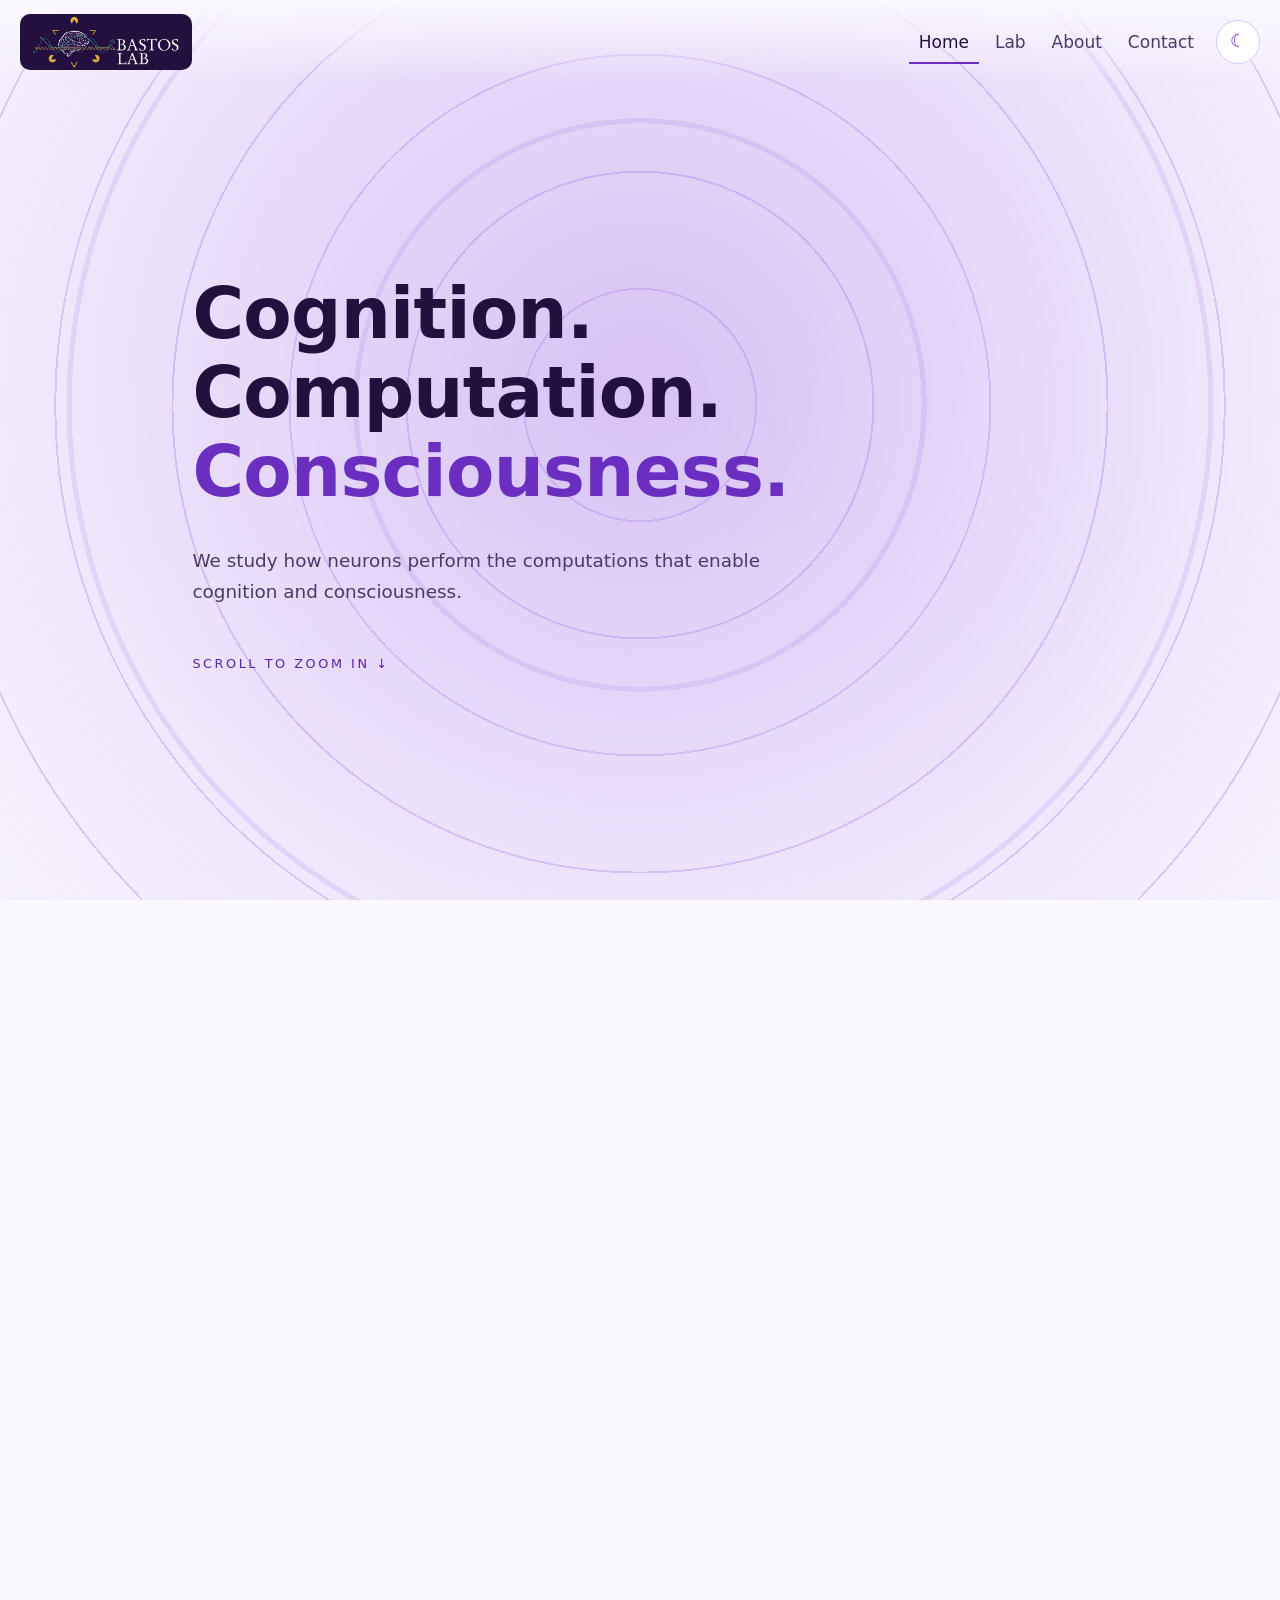
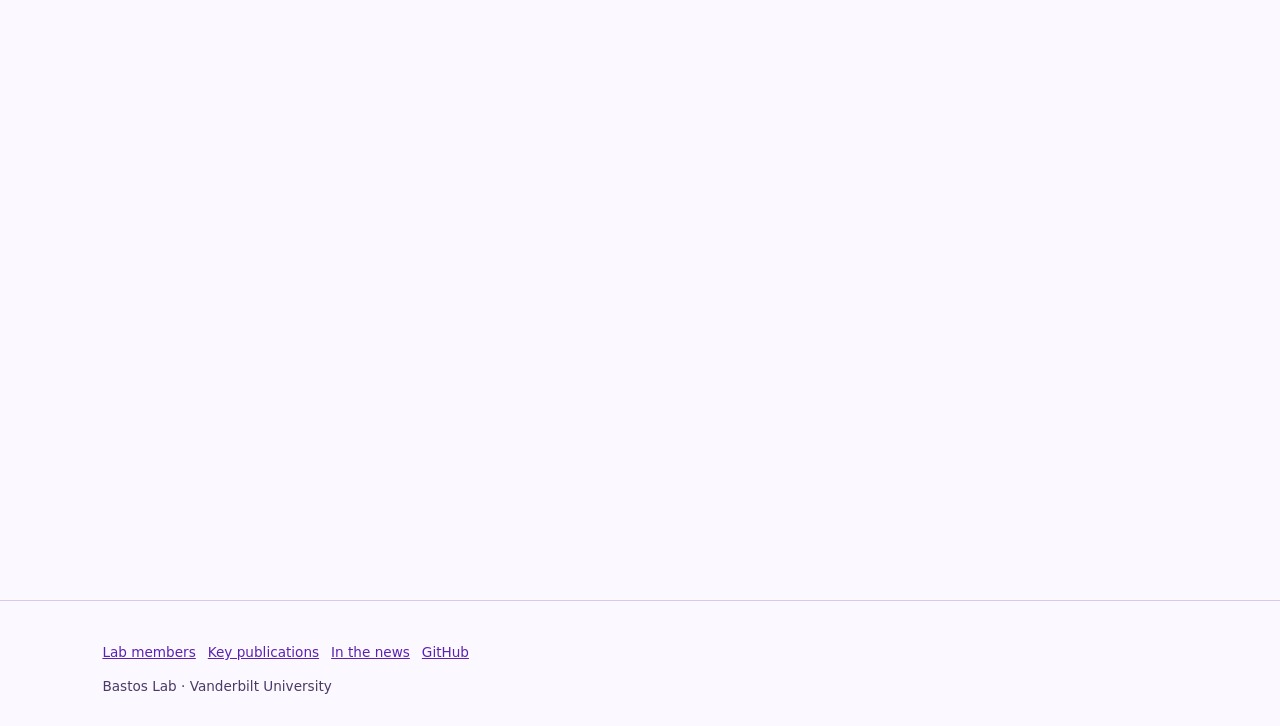
<file: index.html>
<!doctype html>
<html lang="en" data-theme="dark"><head><meta charset="utf-8"><meta name="viewport" content="width=device-width,initial-scale=1">
<title>Home · Bastos Lab</title><link rel="icon" type="image/png" href="assets/favicon.png"><link rel="stylesheet" href="assets/style.css">
<script>document.documentElement.classList.add("js");try{var t=localStorage.getItem("theme")||(matchMedia("(prefers-color-scheme: light)").matches?"light":"dark");document.documentElement.dataset.theme=t}catch(e){}</script></head>
<body><div class="bg"></div>
<header><a class="brand" href="./"><img src="assets/logo.png" alt="Bastos Lab"></a>
<nav><a href="./" aria-current="page">Home</a><a href="lab/">Lab</a><a href="about/">About</a><a href="contact/">Contact</a><button id="theme" type="button"></button></nav></header>
<main class="zoom" style="--n:6"><div class="stage">
<section class="panel"><h1>Cognition.<br>Computation.<br><span class="gold">Consciousness.</span></h1><p class="lead">We study how neurons perform the computations that enable cognition and consciousness.</p><div class="hint">Scroll to zoom in ↓</div></section>
<section class="panel"><h2><span class="gold">Attention</span></h2><p class="lead">Focusing on the stimuli that matter.</p></section>
<section class="panel"><h2><span class="gold">Prediction</span></h2><p class="lead">Filtering the expected, noticing the unexpected.</p></section>
<section class="panel"><h2><span class="gold">Working memory</span></h2><p class="lead">Holding information in mind to control thought and action.</p></section>
<section class="panel"><h2>Tools from the <span class="gold">lab</span></h2><p class="lead">Open-source software and project sites.</p><a class="btn" href="lab/">Browse the lab →</a></section>
<section class="panel"><h2>Join <span class="gold">us</span></h2><p class="lead">We are recruiting PhD students, postdocs, research assistants and undergraduates.</p><a class="btn" href="contact/">Get in touch →</a></section>
</div></main>
<footer><a href="https://www.bastoslabvu.com/lab-members">Lab members</a><a href="https://www.bastoslabvu.com/key-publications">Key publications</a><a href="https://www.bastoslabvu.com/in-the-news">In the news</a><a href="https://github.com/bastoslab">GitHub</a><br>Bastos Lab · Vanderbilt University</footer>
<script src="assets/site.js"></script>
</body></html>
</file>
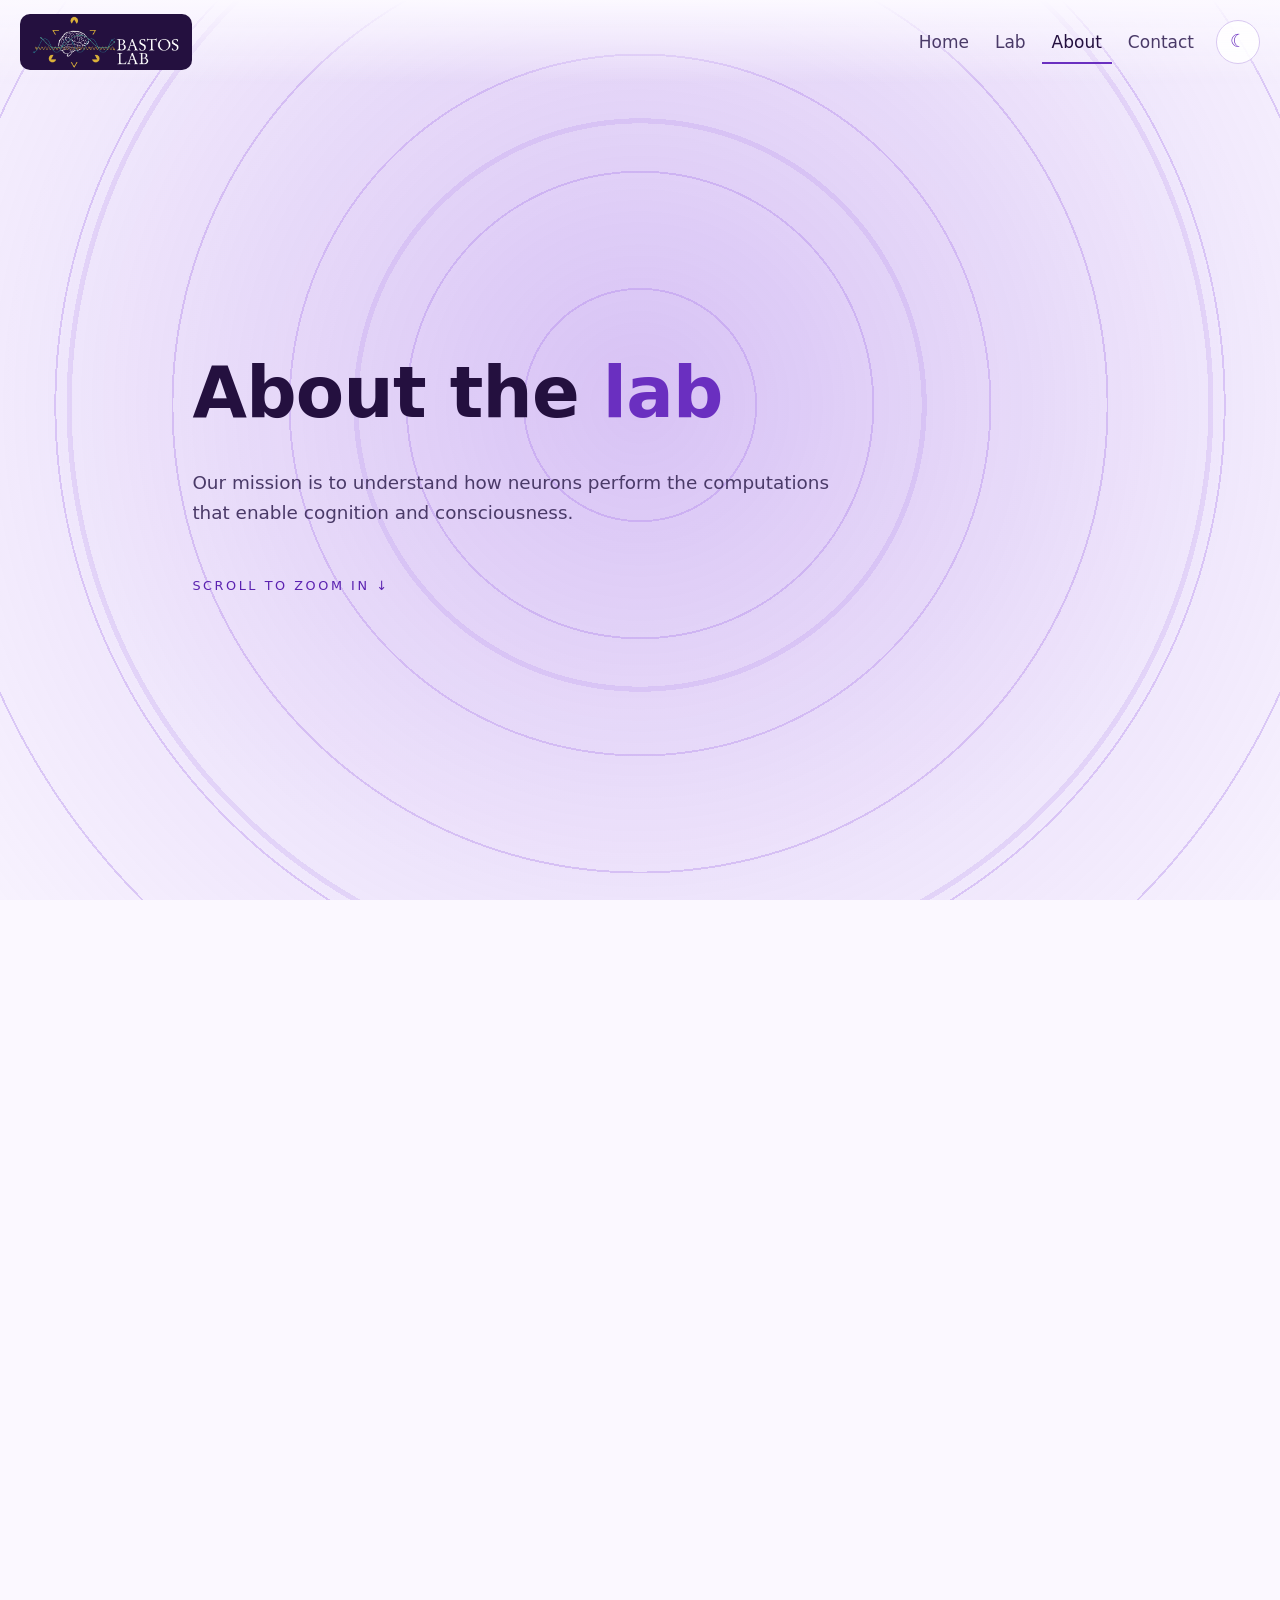
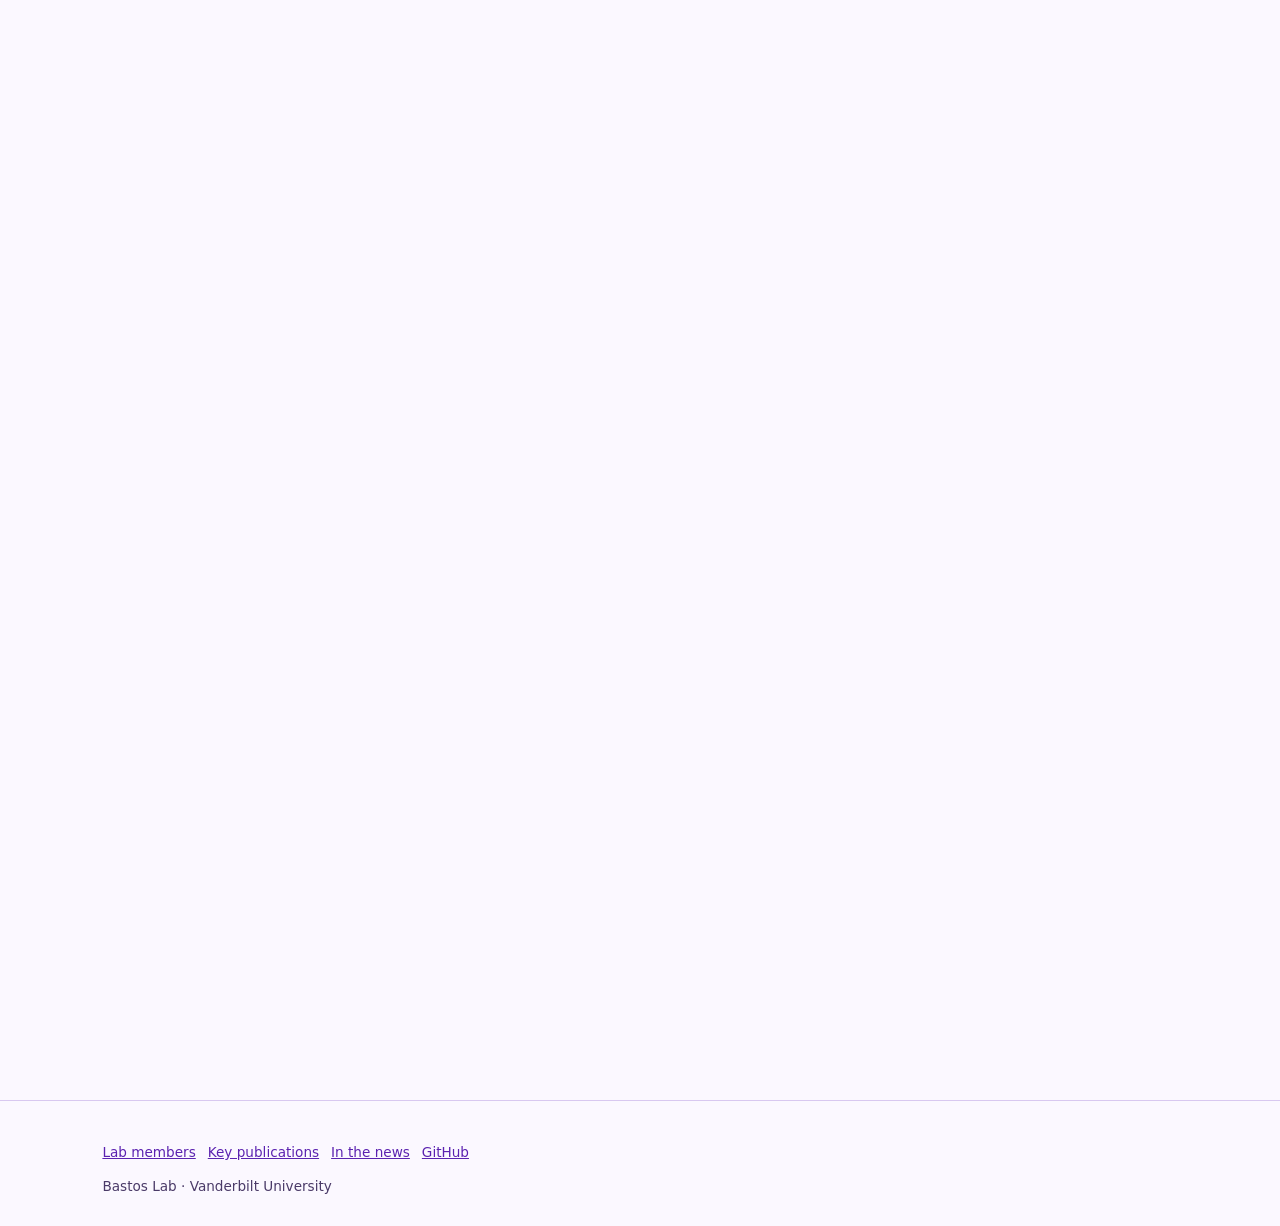
<file: about/index.html>
<!doctype html>
<html lang="en" data-theme="dark"><head><meta charset="utf-8"><meta name="viewport" content="width=device-width,initial-scale=1">
<title>About · Bastos Lab</title><link rel="icon" type="image/png" href="../assets/favicon.png"><link rel="stylesheet" href="../assets/style.css">
<script>document.documentElement.classList.add("js");try{var t=localStorage.getItem("theme")||(matchMedia("(prefers-color-scheme: light)").matches?"light":"dark");document.documentElement.dataset.theme=t}catch(e){}</script></head>
<body><div class="bg"></div>
<header><a class="brand" href="../"><img src="../assets/logo.png" alt="Bastos Lab"></a>
<nav><a href="../">Home</a><a href="../lab/">Lab</a><a href="../about/" aria-current="page">About</a><a href="../contact/">Contact</a><button id="theme" type="button"></button></nav></header>
<main class="zoom" style="--n:3"><div class="stage">
<section class="panel"><h1>About the <span class="gold">lab</span></h1><p class="lead">Our mission is to understand how neurons perform the computations that enable cognition and consciousness.</p><div class="hint">Scroll to zoom in ↓</div></section>
<section class="panel"><h2>Research <span class="gold">areas</span></h2><div class="cols"><div class="box"><h3>Attention</h3><p>Focusing on important stimuli.</p></div><div class="box"><h3>Prediction</h3><p>Filtering the expected, noticing the unexpected.</p></div><div class="box"><h3>Working memory</h3><p>Holding information in mind to control thought and action.</p></div></div><a class="btn" href="https://www.bastoslabvu.com/research-areas">More on research →</a></section>
<section class="panel"><h2>Join the <span class="gold">team</span></h2><p class="lead">PhD students, postdocs, research assistants and undergraduates are welcome to get in touch.</p><a class="btn" href="../contact/">Contact →</a></section>
</div></main>
<footer><a href="https://www.bastoslabvu.com/lab-members">Lab members</a><a href="https://www.bastoslabvu.com/key-publications">Key publications</a><a href="https://www.bastoslabvu.com/in-the-news">In the news</a><a href="https://github.com/bastoslab">GitHub</a><br>Bastos Lab · Vanderbilt University</footer>
<script src="../assets/site.js"></script>
</body></html>
</file>
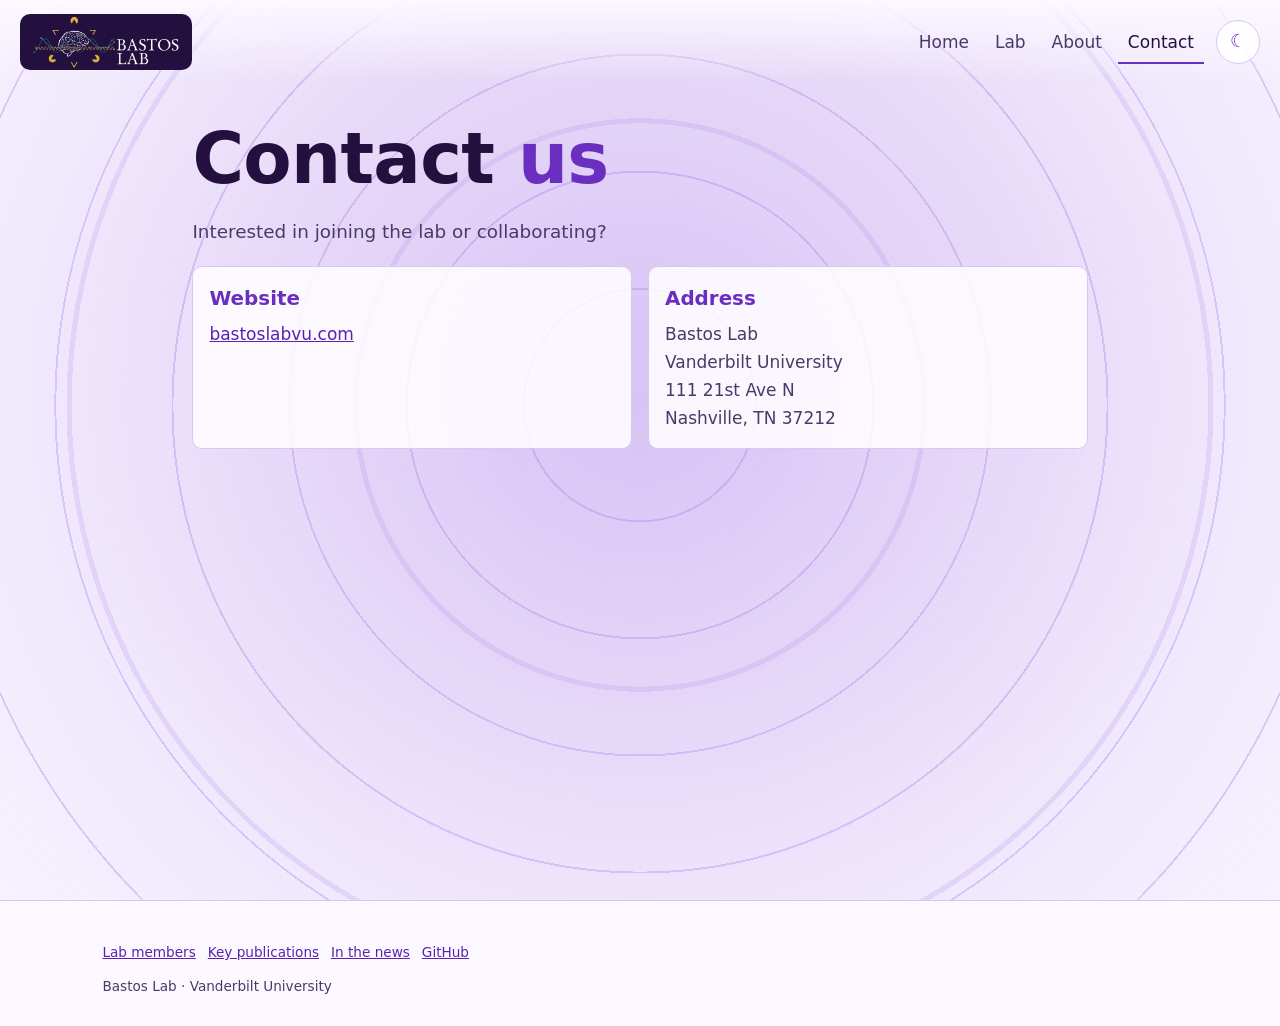
<file: contact/index.html>
<!doctype html>
<html lang="en" data-theme="dark"><head><meta charset="utf-8"><meta name="viewport" content="width=device-width,initial-scale=1">
<title>Contact · Bastos Lab</title><link rel="icon" type="image/png" href="../assets/favicon.png"><link rel="stylesheet" href="../assets/style.css">
<script>document.documentElement.classList.add("js");try{var t=localStorage.getItem("theme")||(matchMedia("(prefers-color-scheme: light)").matches?"light":"dark");document.documentElement.dataset.theme=t}catch(e){}</script></head>
<body><div class="bg"></div>
<header><a class="brand" href="../"><img src="../assets/logo.png" alt="Bastos Lab"></a>
<nav><a href="../">Home</a><a href="../lab/">Lab</a><a href="../about/">About</a><a href="../contact/" aria-current="page">Contact</a><button id="theme" type="button"></button></nav></header>
<main class="page"><h1>Contact <span class="gold">us</span></h1><p class="lead">Interested in joining the lab or collaborating?</p>
<div class="cols"><div class="box"><h2>Website</h2><p><a href="https://www.bastoslabvu.com/">bastoslabvu.com</a></p></div><div class="box"><h2>Address</h2><p>Bastos Lab<br>Vanderbilt University<br>111 21st Ave N<br>Nashville, TN 37212</p></div></div></main>
<footer><a href="https://www.bastoslabvu.com/lab-members">Lab members</a><a href="https://www.bastoslabvu.com/key-publications">Key publications</a><a href="https://www.bastoslabvu.com/in-the-news">In the news</a><a href="https://github.com/bastoslab">GitHub</a><br>Bastos Lab · Vanderbilt University</footer>
<script src="../assets/site.js"></script>
</body></html>
</file>
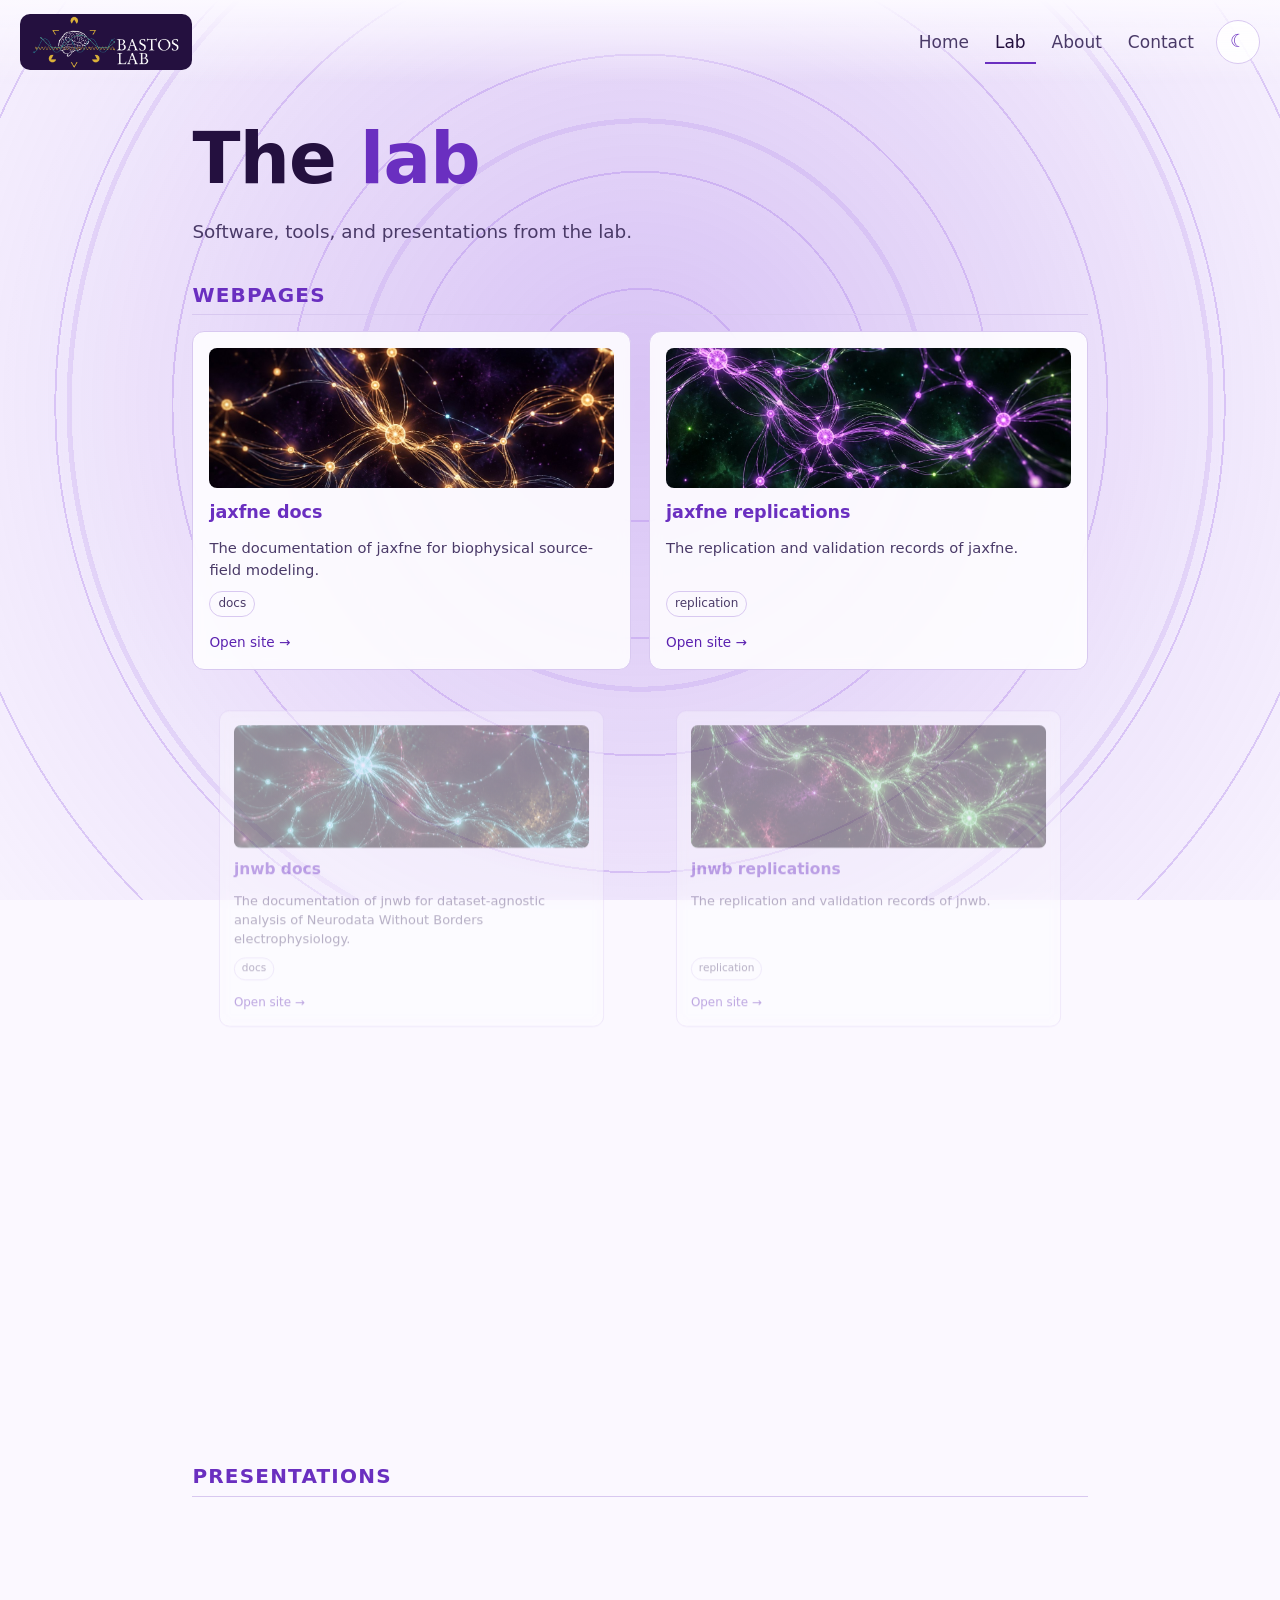
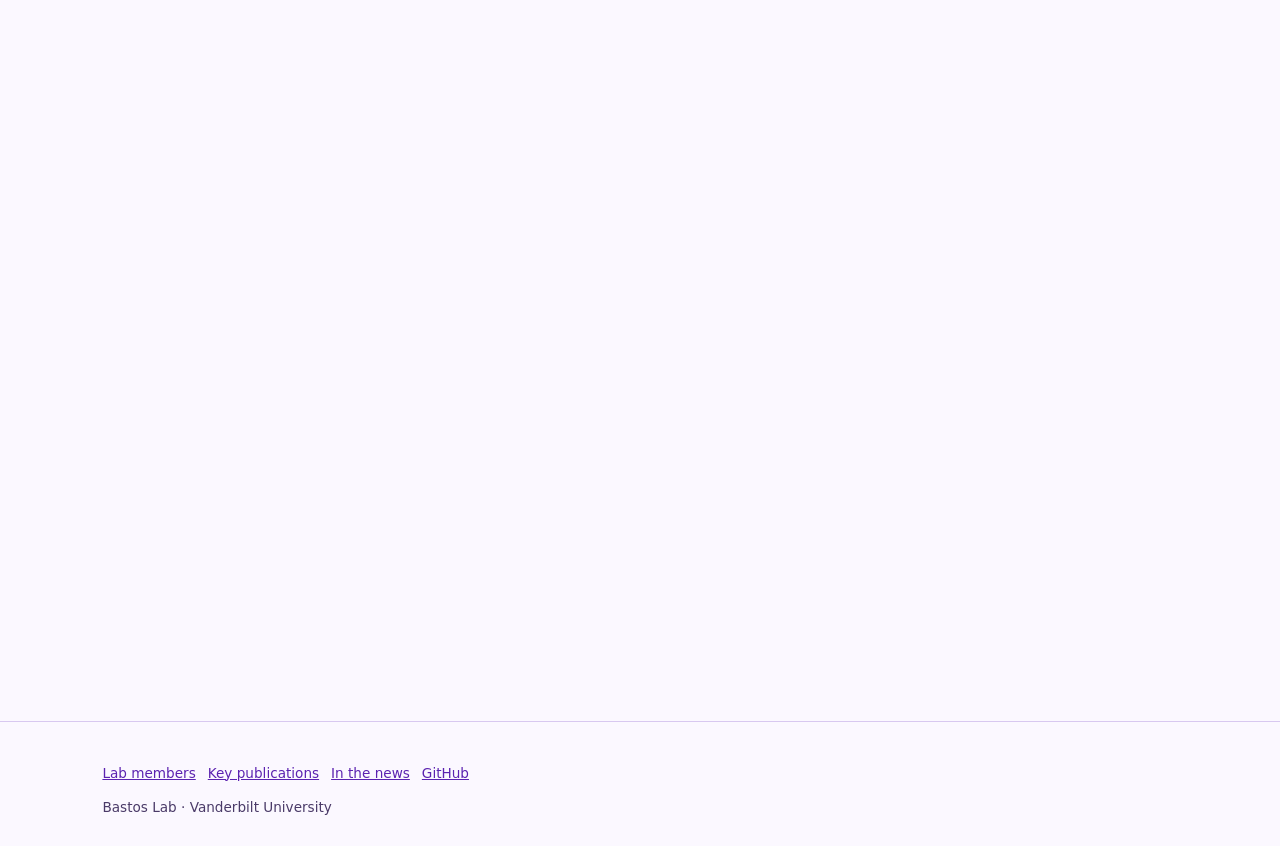
<file: lab/index.html>
<!doctype html>
<html lang="en" data-theme="dark"><head><meta charset="utf-8"><meta name="viewport" content="width=device-width,initial-scale=1">
<title>Lab · Bastos Lab</title><link rel="icon" type="image/png" href="../assets/favicon.png"><link rel="stylesheet" href="../assets/style.css">
<script>document.documentElement.classList.add("js");try{var t=localStorage.getItem("theme")||(matchMedia("(prefers-color-scheme: light)").matches?"light":"dark");document.documentElement.dataset.theme=t}catch(e){}</script></head>
<body><div class="bg"></div>
<header><a class="brand" href="../"><img src="../assets/logo.png" alt="Bastos Lab"></a>
<nav><a href="../">Home</a><a href="../lab/" aria-current="page">Lab</a><a href="../about/">About</a><a href="../contact/">Contact</a><button id="theme" type="button"></button></nav></header>
<main class="page">
<h1>The <span class="gold">lab</span></h1>
<p class="lead">Software, tools, and presentations from the lab.</p>

<section class="card-section">
  <h2 class="section-title">Webpages</h2>
  <div class="grid" id="cards-webpages"></div>
</section>

<section class="card-section">
  <h2 class="section-title">Presentations</h2>
  <div class="grid" id="cards-presentations"></div>
</section>
</main>
<footer><a href="https://www.bastoslabvu.com/lab-members">Lab members</a><a href="https://www.bastoslabvu.com/key-publications">Key publications</a><a href="https://www.bastoslabvu.com/in-the-news">In the news</a><a href="https://github.com/bastoslab">GitHub</a><br>Bastos Lab · Vanderbilt University</footer>
<script src="../assets/projects.js"></script><script src="../assets/lab.js"></script><script src="../assets/site.js"></script>
</body></html>
</file>
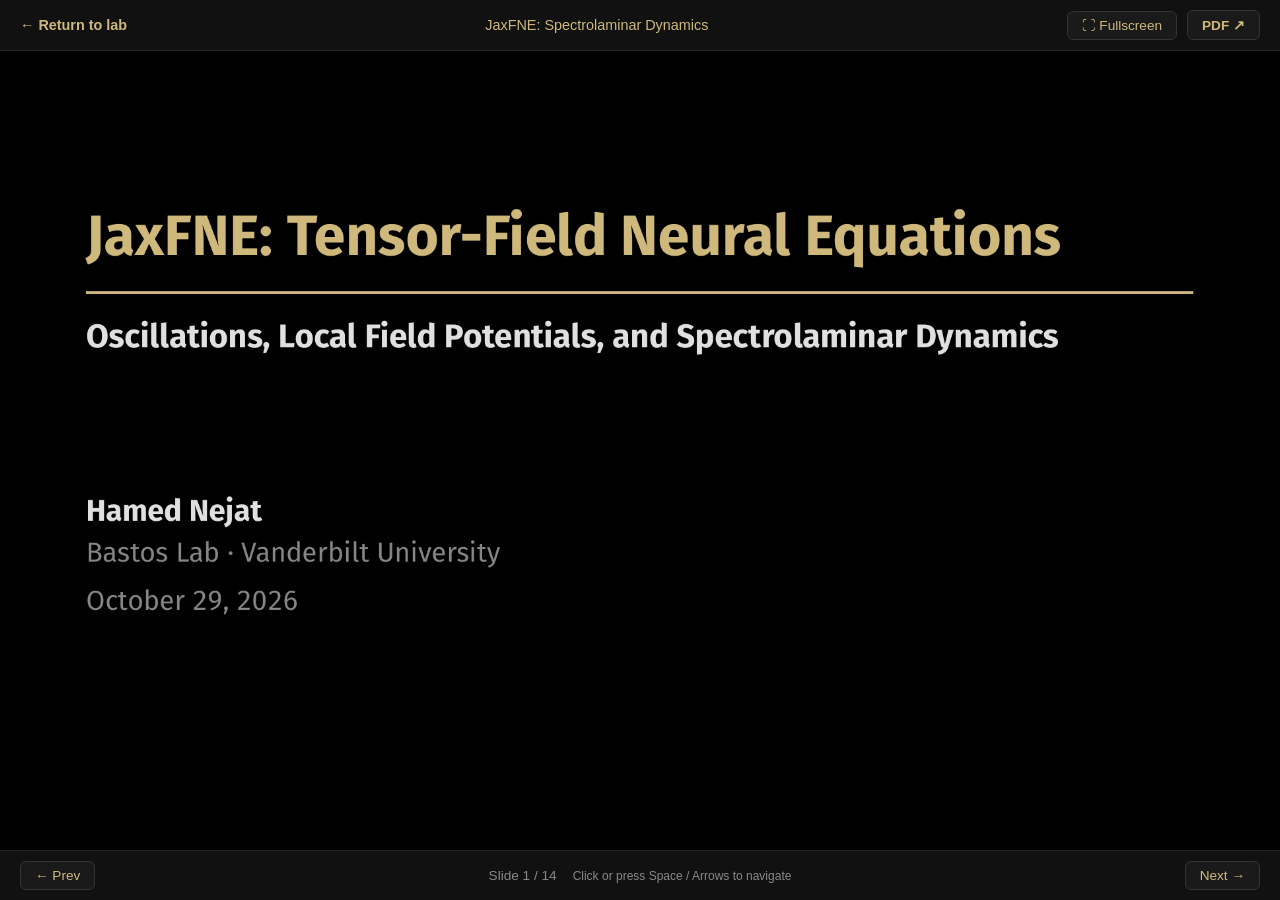
<file: slides/jaxfne/index.html>
<!DOCTYPE html>
<html lang="en">
<head>
  <meta charset="utf-8" />
  <meta name="viewport" content="width=device-width, initial-scale=1" />
  <title>JaxFNE: Spectrolaminar Dynamics · Slides</title>
  <link rel="icon" type="image/png" href="../../assets/favicon.png" />
  <style>
    :root {
      --bg: #000; --gold: #cfb87c; --panel: #111; --line: #222; --btn: #1a1a1a; --btn-line: #333;
      --btn-hover: #2a2a2a; --muted: #888; --shadow: rgba(0,0,0,0.9);
    }
    * { box-sizing: border-box; margin: 0; padding: 0; }
    html, body {
      background: var(--bg);
      color: var(--gold);
      font-family: -apple-system, BlinkMacSystemFont, 'Segoe UI', Roboto, sans-serif;
      display: flex;
      flex-direction: column;
      height: 100vh;
      width: 100vw;
      overflow: hidden;
    }
    header {
      flex: 0 0 auto;
      display: flex;
      justify-content: space-between;
      align-items: center;
      padding: 10px 20px;
      background: var(--panel);
      border-bottom: 1px solid var(--line);
      font-size: 0.9rem;
      z-index: 10;
    }
    header a { color: var(--gold); text-decoration: none; font-weight: 600; }
    header a:hover { text-decoration: underline; }
    .header-actions { display: flex; align-items: center; gap: 10px; }
    .nav-btn {
      background: var(--btn);
      color: var(--gold);
      border: 1px solid var(--btn-line);
      padding: 6px 14px;
      border-radius: 6px;
      cursor: pointer;
      font-size: 0.85rem;
      text-decoration: none;
      display: inline-flex;
      align-items: center;
      transition: background 0.15s, border-color 0.15s;
    }
    .nav-btn:hover { background: var(--btn-hover); border-color: var(--gold); text-decoration: none; }
    main {
      flex: 1 1 auto;
      min-height: 0;
      min-width: 0;
      width: 100%;
      height: 100%;
      display: flex;
      justify-content: center;
      align-items: center;
      padding: 12px 16px;
      position: relative;
      cursor: pointer;
      overflow: hidden;
    }
    img.slide-img {
      width: 100%;
      height: 100%;
      max-width: 100%;
      max-height: 100%;
      object-fit: contain;
      border-radius: 6px;
      box-shadow: 0 6px 30px var(--shadow);
      user-select: none;
      -webkit-user-select: none;
    }
    footer {
      flex: 0 0 auto;
      display: flex;
      justify-content: space-between;
      align-items: center;
      padding: 10px 20px;
      background: var(--panel);
      border-top: 1px solid var(--line);
      font-size: 0.85rem;
      color: var(--muted);
      z-index: 10;
    }
    .footer-center { display: flex; align-items: center; gap: 16px; }
    .hint { font-size: 0.75rem; color: var(--muted); }
    @media (max-width: 600px) {
      .hint { display: none; }
      .nav-btn { min-height: 44px; }
      header, footer { padding: 8px 12px; font-size: 0.8rem; }
      main { padding: 4px; }
    }
  </style>
</head>
<body>
  <header>
    <a href="../../lab/">← Return to lab</a>
    <span id="deck-title">JaxFNE: Spectrolaminar Dynamics</span>
    <div class="header-actions">
      <button class="nav-btn" id="fs-btn" title="Toggle Fullscreen (F)">⛶ Fullscreen</button>
      <a href="slides.pdf" target="_blank" download class="nav-btn">PDF ↗</a>
    </div>
  </header>
  <main id="slide-container" title="Click to advance (or use ← / → arrows)">
    <img id="current-slide" class="slide-img" src="pages/page-01.png" alt="Slide 1" />
  </main>
  <footer>
    <button class="nav-btn" id="prev-btn">← Prev</button>
    <div class="footer-center">
      <span id="counter">Slide 1 / 14</span>
      <span class="hint">Click or press Space / Arrows to navigate</span>
    </div>
    <button class="nav-btn" id="next-btn">Next →</button>
  </footer>
  <script>
    var total = 14;
    var current = 1;
    var img = document.getElementById('current-slide');
    var counter = document.getElementById('counter');
    function show(n) {
      if (n < 1) n = 1;
      if (n > total) n = total;
      current = n;
      var pad = (current < 10 ? '0' : '') + current;
      img.src = 'pages/page-' + pad + '.png';
      img.alt = 'Slide ' + current;
      counter.textContent = 'Slide ' + current + ' / ' + total;
    }
    document.getElementById('prev-btn').onclick = function(e) { e.stopPropagation(); show(current - 1); };
    document.getElementById('next-btn').onclick = function(e) { e.stopPropagation(); show(current + 1); };
    document.getElementById('slide-container').onclick = function() { show(current + 1); };

    var fsBtn = document.getElementById('fs-btn');
    function toggleFs() {
      if (!document.fullscreenElement) {
        document.documentElement.requestFullscreen().catch(function(){});
      } else {
        if (document.exitFullscreen) document.exitFullscreen();
      }
    }
    if (fsBtn) fsBtn.onclick = toggleFs;

    window.onkeydown = function(e) {
      if (e.key === 'ArrowRight' || e.key === ' ' || e.key === 'PageDown') {
        e.preventDefault();
        show(current + 1);
      }
      if (e.key === 'ArrowLeft' || e.key === 'PageUp') {
        e.preventDefault();
        show(current - 1);
      }
      if (e.key === 'f' || e.key === 'F') {
        toggleFs();
      }
    };
  </script>
</body>
</html>
</file>
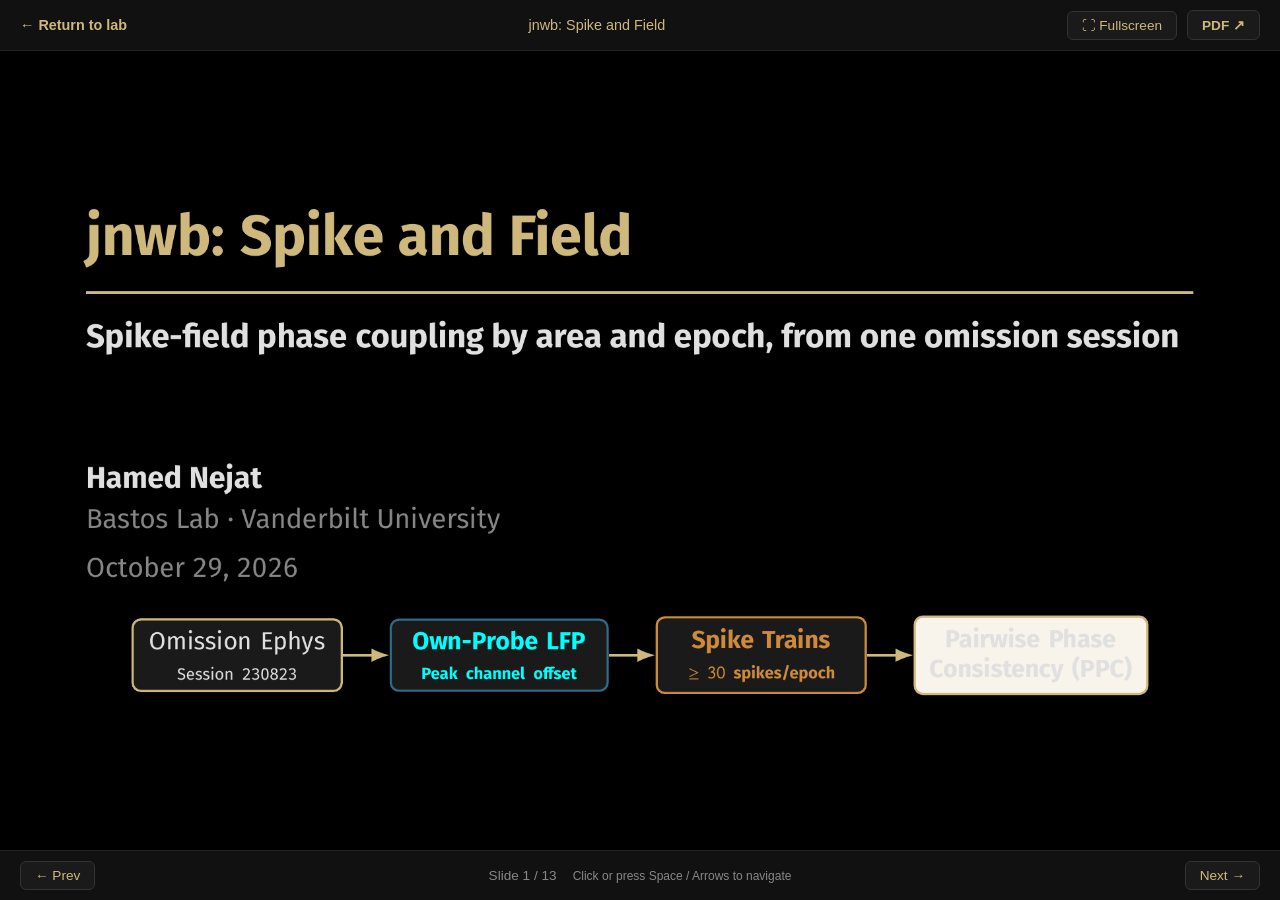
<file: slides/jnwb/index.html>
<!DOCTYPE html>
<html lang="en">
<head>
  <meta charset="utf-8" />
  <meta name="viewport" content="width=device-width, initial-scale=1" />
  <title>jnwb: Spike and Field · Slides</title>
  <link rel="icon" type="image/png" href="../../assets/favicon.png" />
  <style>
    :root {
      --bg: #000; --gold: #cfb87c; --panel: #111; --line: #222; --btn: #1a1a1a; --btn-line: #333;
      --btn-hover: #2a2a2a; --muted: #888; --shadow: rgba(0,0,0,0.9);
    }
    * { box-sizing: border-box; margin: 0; padding: 0; }
    html, body {
      background: var(--bg);
      color: var(--gold);
      font-family: -apple-system, BlinkMacSystemFont, 'Segoe UI', Roboto, sans-serif;
      display: flex;
      flex-direction: column;
      height: 100vh;
      width: 100vw;
      overflow: hidden;
    }
    header {
      flex: 0 0 auto;
      display: flex;
      justify-content: space-between;
      align-items: center;
      padding: 10px 20px;
      background: var(--panel);
      border-bottom: 1px solid var(--line);
      font-size: 0.9rem;
      z-index: 10;
    }
    header a { color: var(--gold); text-decoration: none; font-weight: 600; }
    header a:hover { text-decoration: underline; }
    .header-actions { display: flex; align-items: center; gap: 10px; }
    .nav-btn {
      background: var(--btn);
      color: var(--gold);
      border: 1px solid var(--btn-line);
      padding: 6px 14px;
      border-radius: 6px;
      cursor: pointer;
      font-size: 0.85rem;
      text-decoration: none;
      display: inline-flex;
      align-items: center;
      transition: background 0.15s, border-color 0.15s;
    }
    .nav-btn:hover { background: var(--btn-hover); border-color: var(--gold); text-decoration: none; }
    main {
      flex: 1 1 auto;
      min-height: 0;
      min-width: 0;
      width: 100%;
      height: 100%;
      display: flex;
      justify-content: center;
      align-items: center;
      padding: 12px 16px;
      position: relative;
      cursor: pointer;
      overflow: hidden;
    }
    img.slide-img {
      width: 100%;
      height: 100%;
      max-width: 100%;
      max-height: 100%;
      object-fit: contain;
      border-radius: 6px;
      box-shadow: 0 6px 30px var(--shadow);
      user-select: none;
      -webkit-user-select: none;
    }
    footer {
      flex: 0 0 auto;
      display: flex;
      justify-content: space-between;
      align-items: center;
      padding: 10px 20px;
      background: var(--panel);
      border-top: 1px solid var(--line);
      font-size: 0.85rem;
      color: var(--muted);
      z-index: 10;
    }
    .footer-center { display: flex; align-items: center; gap: 16px; }
    .hint { font-size: 0.75rem; color: var(--muted); }
    @media (max-width: 600px) {
      .hint { display: none; }
      .nav-btn { min-height: 44px; }
      header, footer { padding: 8px 12px; font-size: 0.8rem; }
      main { padding: 4px; }
    }
  </style>
</head>
<body>
  <header>
    <a href="../../lab/">← Return to lab</a>
    <span id="deck-title">jnwb: Spike and Field</span>
    <div class="header-actions">
      <button class="nav-btn" id="fs-btn" title="Toggle Fullscreen (F)">⛶ Fullscreen</button>
      <a href="slides.pdf" target="_blank" download class="nav-btn">PDF ↗</a>
    </div>
  </header>
  <main id="slide-container" title="Click to advance (or use ← / → arrows)">
    <img id="current-slide" class="slide-img" src="pages/page-01.png" alt="Slide 1" />
  </main>
  <footer>
    <button class="nav-btn" id="prev-btn">← Prev</button>
    <div class="footer-center">
      <span id="counter">Slide 1 / 13</span>
      <span class="hint">Click or press Space / Arrows to navigate</span>
    </div>
    <button class="nav-btn" id="next-btn">Next →</button>
  </footer>
  <script>
    var total = 13;
    var current = 1;
    var img = document.getElementById('current-slide');
    var counter = document.getElementById('counter');
    function show(n) {
      if (n < 1) n = 1;
      if (n > total) n = total;
      current = n;
      var pad = (current < 10 ? '0' : '') + current;
      img.src = 'pages/page-' + pad + '.png';
      img.alt = 'Slide ' + current;
      counter.textContent = 'Slide ' + current + ' / ' + total;
    }
    document.getElementById('prev-btn').onclick = function(e) { e.stopPropagation(); show(current - 1); };
    document.getElementById('next-btn').onclick = function(e) { e.stopPropagation(); show(current + 1); };
    document.getElementById('slide-container').onclick = function() { show(current + 1); };

    var fsBtn = document.getElementById('fs-btn');
    function toggleFs() {
      if (!document.fullscreenElement) {
        document.documentElement.requestFullscreen().catch(function(){});
      } else {
        if (document.exitFullscreen) document.exitFullscreen();
      }
    }
    if (fsBtn) fsBtn.onclick = toggleFs;

    window.onkeydown = function(e) {
      if (e.key === 'ArrowRight' || e.key === ' ' || e.key === 'PageDown') {
        e.preventDefault();
        show(current + 1);
      }
      if (e.key === 'ArrowLeft' || e.key === 'PageUp') {
        e.preventDefault();
        show(current - 1);
      }
      if (e.key === 'f' || e.key === 'F') {
        toggleFs();
      }
    };
  </script>
</body>
</html>
</file>
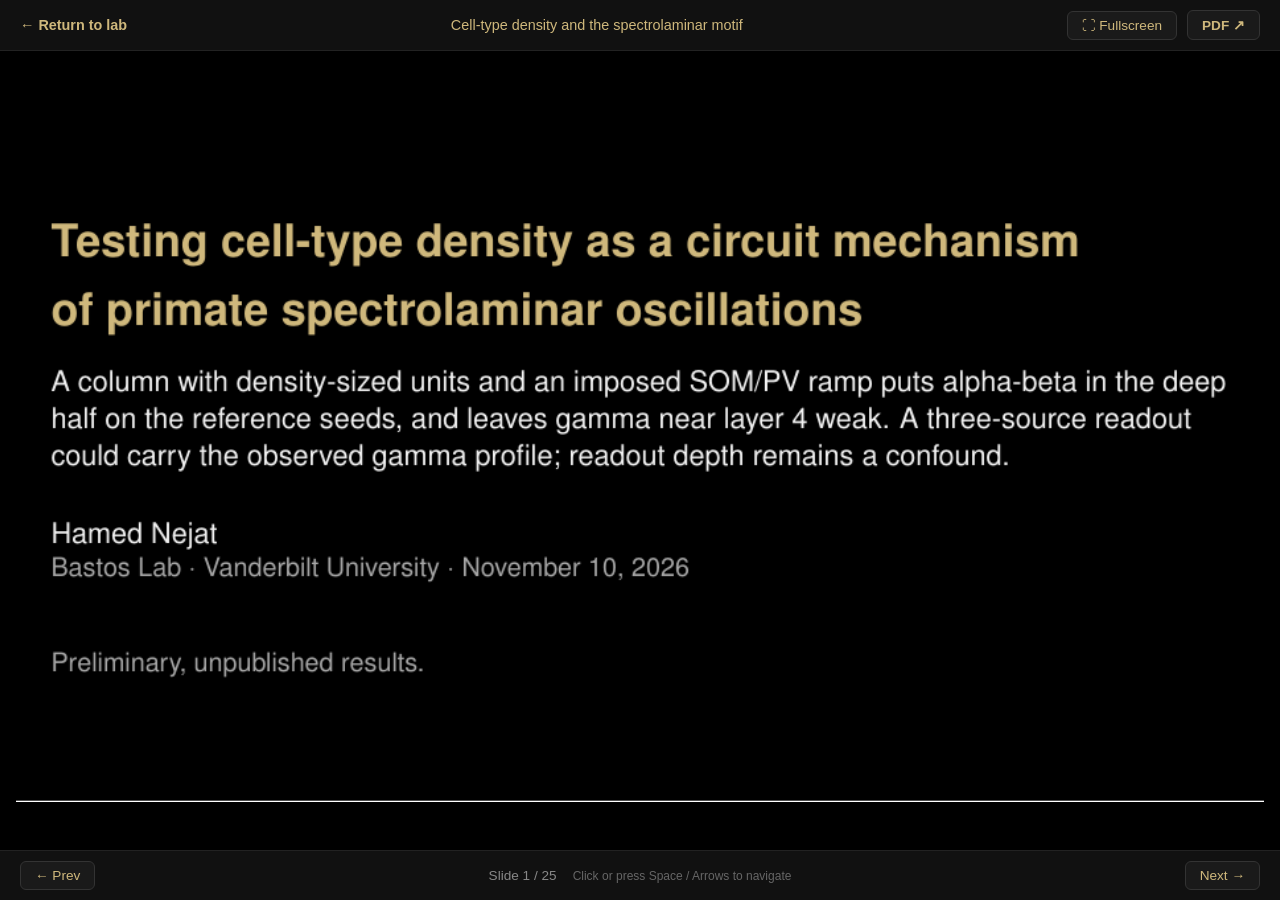
<file: slides/spectrolaminar/index.html>
<!DOCTYPE html>
<html lang="en">
<head>
  <meta charset="utf-8" />
  <meta name="viewport" content="width=device-width, initial-scale=1" />
  <title>Cell-type density and the spectrolaminar motif · Slides</title>
  <style>
    * { box-sizing: border-box; margin: 0; padding: 0; }
    html, body {
      background: #000;
      color: #cfb87c;
      font-family: -apple-system, BlinkMacSystemFont, 'Segoe UI', Roboto, sans-serif;
      display: flex;
      flex-direction: column;
      height: 100vh;
      width: 100vw;
      overflow: hidden;
    }
    header {
      flex: 0 0 auto;
      display: flex;
      justify-content: space-between;
      align-items: center;
      padding: 10px 20px;
      background: #111;
      border-bottom: 1px solid #222;
      font-size: 0.9rem;
      z-index: 10;
    }
    header a { color: #cfb87c; text-decoration: none; font-weight: 600; }
    header a:hover { text-decoration: underline; }
    .header-actions { display: flex; align-items: center; gap: 10px; }
    .nav-btn {
      background: #1a1a1a;
      color: #cfb87c;
      border: 1px solid #333;
      padding: 6px 14px;
      border-radius: 6px;
      cursor: pointer;
      font-size: 0.85rem;
      text-decoration: none;
      display: inline-flex;
      align-items: center;
      transition: background 0.15s, border-color 0.15s;
    }
    .nav-btn:hover { background: #2a2a2a; border-color: #cfb87c; text-decoration: none; }
    main {
      flex: 1 1 auto;
      min-height: 0;
      min-width: 0;
      width: 100%;
      height: 100%;
      display: flex;
      justify-content: center;
      align-items: center;
      padding: 12px 16px;
      position: relative;
      cursor: pointer;
      overflow: hidden;
    }
    img.slide-img {
      width: 100%;
      height: 100%;
      max-width: 100%;
      max-height: 100%;
      object-fit: contain;
      border-radius: 6px;
      box-shadow: 0 6px 30px rgba(0,0,0,0.9);
      user-select: none;
      -webkit-user-select: none;
    }
    footer {
      flex: 0 0 auto;
      display: flex;
      justify-content: space-between;
      align-items: center;
      padding: 10px 20px;
      background: #111;
      border-top: 1px solid #222;
      font-size: 0.85rem;
      color: #888;
      z-index: 10;
    }
    .footer-center { display: flex; align-items: center; gap: 16px; }
    .hint { font-size: 0.75rem; color: #666; }
    @media (max-width: 600px) {
      .hint { display: none; }
      header, footer { padding: 8px 12px; font-size: 0.8rem; }
      main { padding: 4px; }
    }
  </style>
</head>
<body>
  <header>
    <a href="../../lab/">← Return to lab</a>
    <span id="deck-title">Cell-type density and the spectrolaminar motif</span>
    <div class="header-actions">
      <button class="nav-btn" id="fs-btn" title="Toggle Fullscreen (F)">⛶ Fullscreen</button>
      <a href="slides.pdf" target="_blank" download class="nav-btn">PDF ↗</a>
    </div>
  </header>
  <main id="slide-container" title="Click to advance (or use ← / → arrows)">
    <img id="current-slide" class="slide-img" src="pages/page-01.png" alt="Slide 1" />
  </main>
  <footer>
    <button class="nav-btn" id="prev-btn">← Prev</button>
    <div class="footer-center">
      <span id="counter">Slide 1 / 25</span>
      <span class="hint">Click or press Space / Arrows to navigate</span>
    </div>
    <button class="nav-btn" id="next-btn">Next →</button>
  </footer>
  <script>
    var total = 25;
    var current = 1;
    var img = document.getElementById('current-slide');
    var counter = document.getElementById('counter');
    function show(n) {
      if (n < 1) n = 1;
      if (n > total) n = total;
      current = n;
      var pad = (current < 10 ? '0' : '') + current;
      img.src = 'pages/page-' + pad + '.png';
      img.alt = 'Slide ' + current;
      counter.textContent = 'Slide ' + current + ' / ' + total;
    }
    document.getElementById('prev-btn').onclick = function(e) { e.stopPropagation(); show(current - 1); };
    document.getElementById('next-btn').onclick = function(e) { e.stopPropagation(); show(current + 1); };
    document.getElementById('slide-container').onclick = function() { show(current + 1); };

    var fsBtn = document.getElementById('fs-btn');
    function toggleFs() {
      if (!document.fullscreenElement) {
        document.documentElement.requestFullscreen().catch(function(){});
      } else {
        if (document.exitFullscreen) document.exitFullscreen();
      }
    }
    if (fsBtn) fsBtn.onclick = toggleFs;

    window.onkeydown = function(e) {
      if (e.key === 'ArrowRight' || e.key === ' ' || e.key === 'PageDown') {
        e.preventDefault();
        show(current + 1);
      }
      if (e.key === 'ArrowLeft' || e.key === 'PageUp') {
        e.preventDefault();
        show(current - 1);
      }
      if (e.key === 'f' || e.key === 'F') {
        toggleFs();
      }
    };
  </script>
</body>
</html>
</file>
<file: assets/style.css>
/* Themes. Dark: black / purple / gold. Light: white / purple / gold.
   Gold is an accent only in light mode (low contrast on white); text and links use purple there. */
:root,:root[data-theme="dark"]{--bg:#0a0610;--bg2:#160d24;--fg:#f3eefb;--muted:#b3a6c9;--purple:#8a4fd6;--gold:#e6b93c;--link:#e6b93c;--card:#150d22cc;--line:#3a2759;--glow:#5b2a8655;--ink:#1a1024}
:root[data-theme="light"]{--bg:#fbf8ff;--bg2:#efe6fb;--fg:#24103f;--muted:#4a3a68;--purple:#6a2fc0;--gold:#c99a1a;--link:#5b22b0;--card:#ffffffd9;--line:#d8c8f0;--glow:#a97be855;--ink:#1a1024;--badge:#24103f}
*{box-sizing:border-box}
body{margin:0;background:var(--bg);color:var(--fg);font:17px/1.65 system-ui,-apple-system,"Segoe UI",sans-serif;transition:background .3s,color .3s}
a{color:var(--link)}
:focus-visible{outline:2px solid var(--link);outline-offset:2px}
h1,h2{line-height:1.12;margin:0 0 16px;letter-spacing:-.01em}
h1{font-size:clamp(2.2rem,6vw,4.4rem)}
h2{font-size:clamp(1.8rem,4.5vw,3rem)}
.gold{color:var(--gold)}
/* light theme: gold is accent-only (2:1 on lavender); text in these selectors uses purple, .hint uses link */
:root[data-theme="light"] .gold,:root[data-theme="light"] .box h2,:root[data-theme="light"] .box h3,:root[data-theme="light"] .card h3,:root[data-theme="light"] .section-title,:root[data-theme="light"] .card-thumb-placeholder{color:var(--purple)}
:root[data-theme="light"] .hint{color:var(--link)}
:root[data-theme="light"] #theme{color:var(--purple)}
.lead{color:var(--muted);font-size:1.15rem;max-width:56ch}

/* fixed header + background rings that grow with scroll (--sp is set by site.js) */
header{position:fixed;inset:0 0 auto 0;z-index:10;display:flex;justify-content:space-between;align-items:center;gap:12px;flex-wrap:wrap;padding:14px 20px;background:linear-gradient(var(--bg),transparent)}
.brand{font-weight:700;color:var(--fg);text-decoration:none;letter-spacing:.04em}
nav{display:flex;align-items:center;gap:6px;flex-wrap:wrap}
nav a{padding:8px 10px;color:var(--muted);text-decoration:none}
nav a:hover,nav a[aria-current]{color:var(--fg);box-shadow:inset 0 -2px var(--gold)}
:root[data-theme="light"] nav a:hover,:root[data-theme="light"] nav a[aria-current]{box-shadow:inset 0 -2px var(--purple)}
#theme{margin-left:6px;width:44px;height:44px;border-radius:50%;border:1px solid var(--line);background:var(--card);color:var(--gold);font-size:1.1rem;cursor:pointer}
.bg{position:fixed;inset:0;z-index:-1;overflow:hidden;background:radial-gradient(ellipse at 50% 40%,var(--bg2),var(--bg) 70%)}
/* Depth layers zoom toward the viewer as you scroll (--sp = scrollY / innerHeight, set by site.js):
   the far ring set (::after, behind) moves slowly, the near one (::before) zooms fastest. Transform only. */
.bg::before,.bg::after{content:"";position:absolute;left:50%;top:45%;width:260vmax;height:260vmax;margin:-130vmax 0 0 -130vmax;will-change:transform}
.bg::before{background:repeating-radial-gradient(circle,transparent 0 9vmax,var(--glow) 9vmax 9.15vmax),radial-gradient(circle,var(--glow),transparent 40%);
 transform:scale(calc(1 + var(--sp,0)*.9))}
.bg::after{z-index:-1;background:repeating-radial-gradient(circle,transparent 0 22vmax,var(--glow) 22vmax 22.4vmax);opacity:.55;
 transform:translateY(calc(var(--sp,0)*-8vh)) scale(calc(1 + var(--sp,0)*.35))}

/* Zoom stage: a tall track holding a sticky viewport; site.js scales each .panel by scroll progress.
   Without JS (or with reduced motion, where site.js removes .js) panels simply stack. */
.panel{min-height:100vh;display:flex;flex-direction:column;justify-content:center;align-items:flex-start;padding:110px max(20px,8vw) 60px;max-width:1100px;margin:0 auto}
.js .zoom{height:calc(var(--n)*100vh)}
.js .stage{position:sticky;top:0;height:100vh;overflow:hidden}
.js .panel{position:absolute;inset:0;min-height:0;margin:auto;width:100%;will-change:transform,opacity;transform-origin:50% 50%}
.hint{margin-top:28px;color:var(--gold);letter-spacing:.2em;font-size:.8rem;text-transform:uppercase}
.btn{display:inline-block;margin-top:20px;padding:10px 22px;border-radius:99px;border:1px solid var(--gold);color:var(--fg);text-decoration:none;background:var(--card)}
.btn:hover{background:var(--gold);color:var(--ink)}
:root[data-theme="light"] .btn{border-color:var(--purple)}
.cols{display:grid;grid-template-columns:repeat(auto-fit,minmax(200px,1fr));gap:16px;margin-top:12px;width:100%}
.box{padding:16px;border:1px solid var(--line);border-radius:10px;background:var(--card)}
.box h2,.box h3{margin:0 0 4px;color:var(--gold)}
/* box headings are h2 for document order; 1.17em is the UA h3 size, so they render as before */
.box h2{font-size:1.17em;line-height:inherit;letter-spacing:normal}
.box p{margin:0;color:var(--muted)}

/* lab cards */
.page{min-height:100vh;padding:120px max(20px,8vw) 60px;max-width:1100px;margin:0 auto}
.card-section{margin-top:36px}
.section-title{color:var(--gold);font-size:1.25rem;letter-spacing:0.06em;text-transform:uppercase;margin:0 0 16px;border-bottom:1px solid var(--line);padding-bottom:8px}
.grid{display:grid;grid-template-columns:repeat(2,1fr);gap:18px;width:100%}
.card{display:flex;flex-direction:column;gap:10px;padding:16px;background:var(--card);border:1px solid var(--line);border-radius:12px;text-decoration:none;color:var(--fg);backdrop-filter:blur(6px);transition:border-color 0.15s ease,transform 0.15s ease}
.card:hover{border-color:var(--gold);transform:translateY(-2px)}
.card-thumb{width:100%;height:140px;object-fit:cover;border-radius:8px;background:var(--line);display:block}
.card-thumb-placeholder{width:100%;height:140px;border-radius:8px;background:linear-gradient(135deg,var(--bg2),var(--bg));display:flex;align-items:center;justify-content:center;color:var(--gold);font-weight:600;font-size:0.85rem;letter-spacing:0.06em;text-transform:uppercase}
.card h3{margin:0;color:var(--gold);font-size:1.1rem}
.card p{margin:0;color:var(--muted);flex:1;font-size:0.92rem;line-height:1.5}
.tags{display:flex;gap:6px;flex-wrap:wrap}
.tag{font-size:.75rem;padding:2px 8px;border:1px solid var(--line);border-radius:99px;color:var(--muted)}
.card .go{font-size:.85rem;color:var(--link);margin-top:4px}
.card-empty-hint{color:var(--muted);font-style:italic;font-size:0.9rem;padding:12px 0}
@media (max-width:600px){.grid{grid-template-columns:1fr}.page{padding-top:152px}}
footer{padding:28px max(20px,8vw);color:var(--muted);font-size:.85rem;border-top:1px solid var(--line);background:var(--bg)}
footer a{display:inline-block;padding:12px 0;margin-right:12px}

/* Logo (transparent PNG with white lettering): sits on a dark purple badge in light mode so the text stays legible. */
.brand{display:flex;align-items:center;padding:2px 10px;border-radius:10px}
.brand img{height:52px;width:auto;display:block}
:root[data-theme="light"] .brand{background:var(--badge)}
#theme:empty{display:none}  /* no JS -> no icon -> no dead button */
</file>
